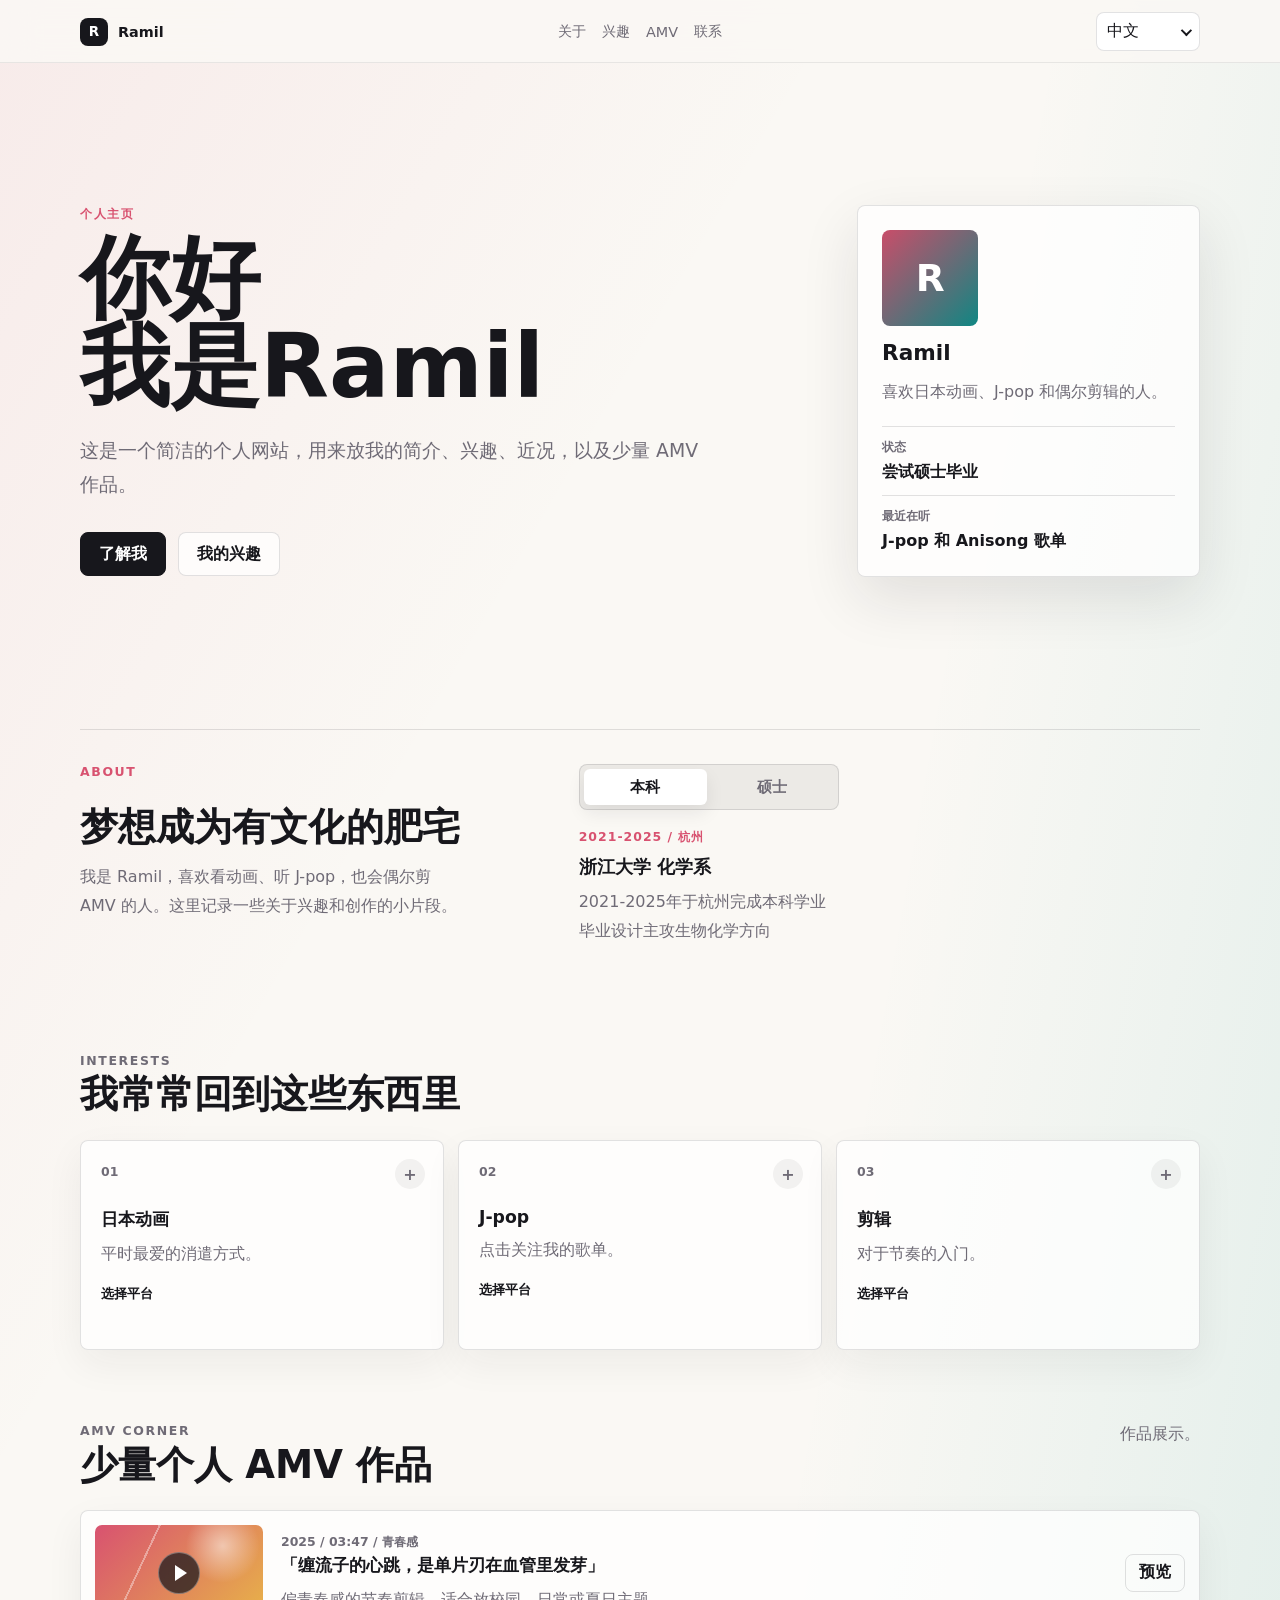
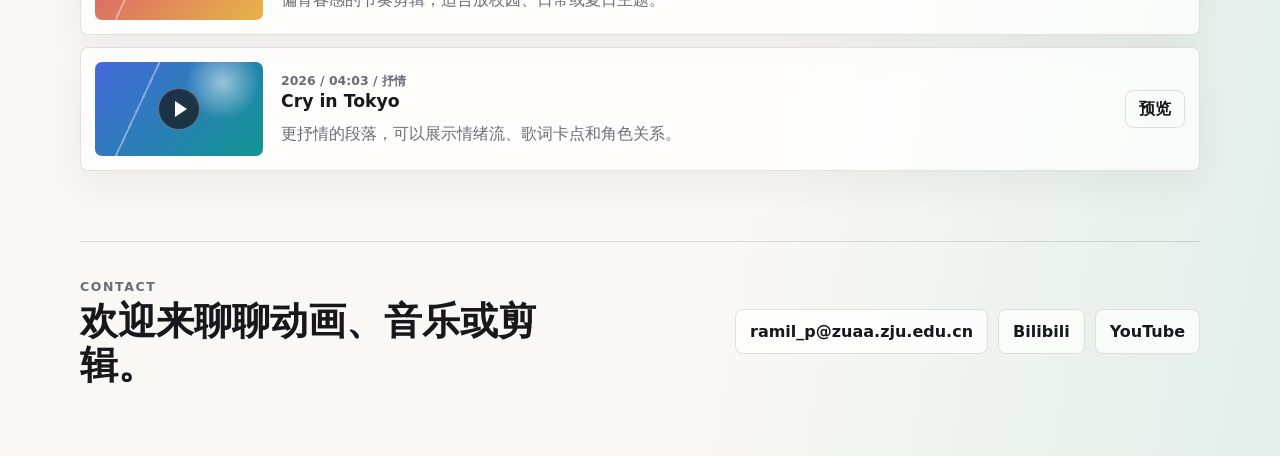
<file: index.html>
<!doctype html>
<html lang="zh-CN">
  <head>
    <meta charset="utf-8" />
    <meta name="viewport" content="width=device-width, initial-scale=1" />
    <meta name="description" content="Ramil 的个人网站。" />
    <title>Ramil - 个人主页</title>
    <link rel="stylesheet" href="./styles.css" />
  </head>
  <body>
    <div class="site-shell">
      <!-- Header: site name, navigation links, and language switcher. -->
      <header class="topbar" aria-label="Site header">
        <a class="brand" href="#top" aria-label="Home">
          <span class="brand-mark" aria-hidden="true" data-i18n="brandMark"></span>
          <span data-i18n="brand"></span>
        </a>

        <!-- Main navigation: these links jump to sections on this page. -->
        <nav class="nav-links" aria-label="Primary navigation">
          <a href="#about" data-i18n="navAbout"></a>
          <a href="#interests" data-i18n="navInterests"></a>
          <a href="#amv" data-i18n="navAmv"></a>
          <a href="#contact" data-i18n="navContact"></a>
        </nav>

        <!-- Language menu: labels and page text live in zh.js and en.js. -->
        <div class="language">
          <button
            class="language-button"
            type="button"
            aria-haspopup="menu"
            aria-expanded="false"
            id="languageButton"
          >
            <span id="currentLanguage"></span>
            <span class="chevron" aria-hidden="true"></span>
          </button>
          <div class="language-menu" role="menu" aria-labelledby="languageButton">
            <button type="button" role="menuitem" data-lang="zh">中文</button>
            <button type="button" role="menuitem" data-lang="en">English</button>
          </div>
        </div>
      </header>

      <main id="top">
        <!-- Hero: first screen introduction and quick profile card. -->
        <section class="hero" aria-labelledby="heroTitle">
          <div class="hero-copy">
            <p class="eyebrow" data-i18n="eyebrow"></p>
            <h1 id="heroTitle" data-i18n="heroTitle"></h1>
            <p class="hero-text" data-i18n="heroText"></p>
            <div class="hero-actions">
              <a class="button primary" href="#about" data-i18n="learnMore"></a>
              <a class="button ghost" href="#interests" data-i18n="viewInterests"></a>
            </div>
          </div>

          <aside class="intro-card" aria-label="Quick profile">
            <div class="avatar" aria-hidden="true" data-i18n="avatar"></div>
            <p class="intro-name" data-i18n="introName"></p>
            <p class="intro-line" data-i18n="introLine"></p>
            <dl class="intro-list">
              <div>
                <dt data-i18n="statusLabel"></dt>
                <dd data-i18n="statusValue"></dd>
              </div>
              <div>
                <dt data-i18n="soundLabel"></dt>
                <dd data-i18n="soundValue"></dd>
              </div>
            </dl>
          </aside>
        </section>

        <!-- About: short personal description. -->
        <section class="about-section" id="about" aria-labelledby="aboutTitle">
          <div class="about-heading">
            <p class="section-kicker" data-i18n="aboutKicker"></p>
            <h2 id="aboutTitle" data-i18n="aboutTitle"></h2>
            <p class="about-intro" data-i18n="aboutIntro"></p>
          </div>
          <div class="education-panel">
            <div class="education-toggle" role="tablist" aria-label="Education stage">
              <button
                class="active"
                type="button"
                role="tab"
                aria-selected="true"
                data-education-stage="undergrad"
              ></button>
              <button
                type="button"
                role="tab"
                aria-selected="false"
                data-education-stage="master"
              ></button>
            </div>
            <div class="education-copy" aria-live="polite">
              <p class="education-meta" id="educationMeta"></p>
              <h3 id="educationTitle"></h3>
              <p id="educationText"></p>
            </div>
          </div>
        </section>

        <!-- Interests: click each card to open platform choices. -->
        <section class="interests-section" id="interests" aria-labelledby="interestsTitle">
          <div class="section-heading">
            <div>
              <p class="section-kicker" data-i18n="interestsKicker"></p>
              <h2 id="interestsTitle" data-i18n="interestsTitle"></h2>
            </div>
          </div>
          <div class="interest-grid">
            <!-- Anime platforms: edit or add links inside platform-menu. -->
            <details class="interest-card">
              <summary>
                <span class="interest-icon">01</span>
                <span class="interest-arrow" aria-hidden="true">+</span>
                <h3 data-i18n="animeTitle"></h3>
                <p data-i18n="animeText"></p>
                <span class="menu-hint" data-i18n="choosePlatform"></span>
              </summary>
              <div class="platform-menu">
                <a href="https://bangumi.tv/user/947397" target="_blank" rel="noreferrer">Bangumi</a>
                <!-- <a href="https://myanimelist.net/profile/yourname" target="_blank" rel="noreferrer">MyAnimeList</a>
                <a href="https://anilist.co/user/yourname" target="_blank" rel="noreferrer">AniList</a> -->
              </div>
            </details>

            <!-- Music platforms: edit or add links inside platform-menu. -->
            <details class="interest-card">
              <summary>
                <span class="interest-icon">02</span>
                <span class="interest-arrow" aria-hidden="true">+</span>
                <h3 data-i18n="musicTitle"></h3>
                <p data-i18n="musicText"></p>
                <span class="menu-hint" data-i18n="choosePlatform"></span>
              </summary>
              <div class="platform-menu">
                <a href="https://music.163.com/#/user/home?id=00000000" target="_blank" rel="noreferrer">NetEase Cloud Music</a>
                <!-- <a href="https://open.spotify.com/user/yourname" target="_blank" rel="noreferrer">Spotify</a>
                <a href="https://music.apple.com/profile/yourname" target="_blank" rel="noreferrer">Apple Music</a> -->
              </div>
            </details>

            <!-- Editing/video platforms: edit or add links inside platform-menu. -->
            <details class="interest-card">
              <summary>
                <span class="interest-icon">03</span>
                <span class="interest-arrow" aria-hidden="true">+</span>
                <h3 data-i18n="editTitle"></h3>
                <p data-i18n="editText"></p>
                <span class="menu-hint" data-i18n="choosePlatform"></span>
              </summary>
              <div class="platform-menu">
                <a href="https://space.bilibili.com/7460287?spm_id_from=333.1007.0.0" target="_blank" rel="noreferrer">Bilibili</a>
                <!-- <a href="https://www.youtube.com/@yourname" target="_blank" rel="noreferrer">YouTube</a>
                <a href="https://vimeo.com/yourname" target="_blank" rel="noreferrer">Vimeo</a> -->
              </div>
            </details>
          </div>
        </section>

        <!-- AMV showcase: cards are generated from the current language JS file. -->
        <section class="amv-section" id="amv" aria-labelledby="amvTitle">
          <div class="section-heading compact">
            <div>
              <p class="section-kicker" data-i18n="amvKicker"></p>
              <h2 id="amvTitle" data-i18n="amvTitle"></h2>
            </div>
            <p data-i18n="amvIntro"></p>
          </div>

          <div class="amv-list" id="amvList"></div>
        </section>

        <!-- Contact: simple outgoing links. -->
        <section class="contact" id="contact" aria-labelledby="contactTitle">
          <div>
            <p class="section-kicker" data-i18n="contactKicker"></p>
            <h2 id="contactTitle" data-i18n="contactTitle"></h2>
          </div>
          <div class="contact-links">
            <a href="mailto:yourname@example.com">ramil_p@zuaa.zju.edu.cn</a>
            <a href="https://space.bilibili.com/7460287?spm_id_from=333.1007.0.0" target="_blank" rel="noreferrer">Bilibili</a>
            <a href="https://www.youtube.com/" target="_blank" rel="noreferrer">YouTube</a>
          </div>
        </section>
      </main>
    </div>

    <!-- AMV preview dialog: app.js fills this when a preview button is clicked. -->
    <dialog class="work-dialog" id="workDialog">
      <button class="dialog-close" type="button" aria-label="Close preview">x</button>
      <div class="dialog-media" id="dialogMedia"></div>
      <div class="dialog-copy">
        <p class="section-kicker" id="dialogMeta"></p>
        <h3 id="dialogTitle"></h3>
        <p id="dialogDescription"></p>
      </div>
    </dialog>

    <script src="./zh.js"></script>
    <script src="./en.js"></script>
    <script src="./app.js"></script>
  </body>
</html>
</file>
<file: styles.css>
:root {
  /* Theme tokens: edit these to change the overall colors and shadow. */
  color-scheme: light;
  --ink: #17171c;
  --muted: #6f6b76;
  --paper: #faf8f4;
  --panel: #ffffff;
  --line: rgba(23, 23, 28, 0.12);
  --rose: #d85270;
  --teal: #0f9691;
  --sun: #e8b448;
  --blue: #4568dc;
  --shadow: 0 22px 58px rgba(28, 27, 35, 0.11);
  font-family:
    Inter, ui-sans-serif, system-ui, -apple-system, BlinkMacSystemFont, "Segoe UI",
    "Noto Sans SC", "Microsoft YaHei", sans-serif;
}

* {
  box-sizing: border-box;
}

/* Page base styles and anchor scrolling offset for the sticky header. */
html {
  scroll-behavior: smooth;
  scroll-padding-top: 96px;
  overflow-x: hidden;
}

body {
  margin: 0;
  min-height: 100vh;
  color: var(--ink);
  overflow-x: hidden;
  background:
    linear-gradient(120deg, rgba(216, 82, 112, 0.08), transparent 35%),
    linear-gradient(280deg, rgba(15, 150, 145, 0.1), transparent 36%),
    var(--paper);
}

[data-i18n],
.hero-text,
.intro-line,
.about-section p,
.section-heading p,
.interest-card p,
.amv-card p,
.contact h2,
.dialog-copy p {
  white-space: pre-line;
}

a {
  color: inherit;
  text-decoration: none;
}

button {
  font: inherit;
}

.site-shell {
  width: min(1120px, calc(100% - 40px));
  margin: 0 auto;
}

/* Header and full-width frosted background. */
.topbar {
  position: sticky;
  top: 0;
  z-index: 10;
  display: grid;
  grid-template-columns: 1fr auto 1fr;
  align-items: center;
  gap: 16px;
  padding: 12px 0;
}

.topbar::before {
  content: "";
  position: absolute;
  top: 0;
  bottom: 0;
  left: 50%;
  z-index: -1;
  width: 100vw;
  transform: translateX(-50%);
  background: rgba(250, 248, 244, 0.9);
  border-bottom: 1px solid rgba(23, 23, 28, 0.08);
  backdrop-filter: blur(18px);
}

.brand,
.nav-links,
.language-button,
.language-menu button,
.language-menu a,
.button {
  display: inline-flex;
  align-items: center;
}

.brand {
  gap: 10px;
  font-size: 0.9rem;
  font-weight: 800;
}

.brand-mark {
  display: grid;
  width: 28px;
  aspect-ratio: 1;
  place-items: center;
  color: white;
  background: var(--ink);
  border-radius: 8px;
  font-size: 0.84rem;
}

.nav-links {
  gap: 16px;
  color: var(--muted);
  font-size: 0.9rem;
}

.nav-links a:hover {
  color: var(--ink);
}

/* Expandable language switcher in the top right. */
.language {
  position: relative;
  justify-self: end;
}

.language-button {
  gap: 8px;
  min-width: 104px;
  justify-content: space-between;
  padding: 8px 10px;
  color: var(--ink);
  background: var(--panel);
  border: 1px solid var(--line);
  border-radius: 8px;
  cursor: pointer;
}

.chevron {
  width: 8px;
  height: 8px;
  border-right: 2px solid currentColor;
  border-bottom: 2px solid currentColor;
  transform: rotate(45deg) translateY(-2px);
  transition: transform 160ms ease;
}

.language.open .chevron {
  transform: rotate(225deg) translateY(-2px);
}

.language-menu {
  position: absolute;
  top: calc(100% + 8px);
  right: 0;
  display: grid;
  min-width: 150px;
  padding: 6px;
  background: var(--panel);
  border: 1px solid var(--line);
  border-radius: 8px;
  box-shadow: var(--shadow);
  opacity: 0;
  pointer-events: none;
  transform: translateY(-6px);
  transition: opacity 160ms ease, transform 160ms ease;
}

.language.open .language-menu {
  opacity: 1;
  pointer-events: auto;
  transform: translateY(0);
}

.language-menu button,
.language-menu a {
  width: 100%;
  justify-content: space-between;
  padding: 10px 12px;
  background: transparent;
  border: 0;
  border-radius: 6px;
  cursor: pointer;
}

.language-menu button:hover,
.language-menu a:hover,
.language-menu button[aria-current="true"],
.language-menu a[aria-current="true"] {
  background: rgba(15, 150, 145, 0.1);
}

/* Hero section: large intro text plus the profile card. */
.hero {
  display: grid;
  grid-template-columns: minmax(0, 1.24fr) minmax(280px, 0.58fr);
  align-items: center;
  gap: 44px;
  min-height: 74vh;
  padding: 54px 0 64px;
}

.eyebrow,
.section-kicker {
  margin: 0 0 12px;
  color: var(--rose);
  font-size: 0.78rem;
  font-weight: 800;
  letter-spacing: 0.13em;
  text-transform: uppercase;
}

h1,
h2,
h3,
p {
  overflow-wrap: anywhere;
}

h1 {
  max-width: 760px;
  margin: 0;
  font-size: clamp(3rem, 7vw, 6.4rem);
  line-height: 0.98;
  letter-spacing: 0;
}

.hero-text {
  max-width: 620px;
  margin: 24px 0 0;
  color: var(--muted);
  font-size: clamp(1rem, 2vw, 1.18rem);
  line-height: 1.8;
}

.hero-actions {
  display: flex;
  flex-wrap: wrap;
  gap: 12px;
  margin-top: 30px;
}

.button {
  justify-content: center;
  min-height: 44px;
  padding: 0 18px;
  border: 1px solid var(--line);
  border-radius: 8px;
  font-weight: 800;
}

.button.primary {
  color: white;
  background: var(--ink);
  border-color: var(--ink);
}

.button.ghost {
  background: rgba(255, 255, 255, 0.72);
}

/* Small profile card on the hero. */
.intro-card {
  display: grid;
  gap: 14px;
  padding: 24px;
  background: rgba(255, 255, 255, 0.72);
  border: 1px solid var(--line);
  border-radius: 8px;
  box-shadow: var(--shadow);
}

.avatar {
  display: grid;
  width: 96px;
  aspect-ratio: 1;
  place-items: center;
  color: white;
  background:
    linear-gradient(135deg, rgba(216, 82, 112, 0.92), rgba(15, 150, 145, 0.88)),
    var(--ink);
  border-radius: 8px;
  font-size: 2.35rem;
  font-weight: 900;
}

.intro-name {
  margin: 0;
  font-size: 1.35rem;
  font-weight: 900;
}

.intro-line {
  margin: 0;
  color: var(--muted);
  line-height: 1.6;
}

.intro-list {
  display: grid;
  gap: 12px;
  margin: 8px 0 0;
}

.intro-list div {
  padding-top: 12px;
  border-top: 1px solid var(--line);
}

.intro-list dt,
.work-meta,
.interest-icon {
  color: var(--muted);
  font-size: 0.78rem;
  font-weight: 800;
  text-transform: uppercase;
}

.intro-list dd {
  margin: 6px 0 0;
  font-weight: 800;
}

/* About and contact share the same two-column layout. */
.about-section,
.contact {
  scroll-margin-top: 96px;
  display: grid;
  grid-template-columns: 0.86fr 1.14fr;
  gap: 30px;
  align-items: start;
  padding: 34px 0;
  border-top: 1px solid var(--line);
}

.about-section h2,
.contact h2,
.interests-section h2,
.amv-section h2 {
  margin: 0;
  font-size: clamp(1.55rem, 3vw, 2.42rem);
  line-height: 1.14;
}

.about-heading {
  display: grid;
  gap: 14px;
}

.about-section p:not(.section-kicker),
.section-heading p,
.contact p {
  margin: 0;
  color: var(--muted);
  line-height: 1.8;
}

.about-intro {
  max-width: 380px;
}

.education-panel {
  display: grid;
  gap: 16px;
}

.education-toggle {
  display: inline-grid;
  grid-template-columns: repeat(2, minmax(92px, 1fr));
  gap: 4px;
  width: min(100%, 260px);
  padding: 4px;
  background: rgba(23, 23, 28, 0.06);
  border: 1px solid var(--line);
  border-radius: 8px;
}

.education-toggle button {
  min-height: 36px;
  color: var(--muted);
  background: transparent;
  border: 0;
  border-radius: 6px;
  cursor: pointer;
  font-size: 0.92rem;
  font-weight: 800;
}

.education-toggle button.active {
  color: var(--ink);
  background: var(--panel);
  box-shadow: 0 8px 18px rgba(28, 27, 35, 0.08);
}

.education-copy {
  display: grid;
  gap: 8px;
}

.education-copy h3 {
  margin: 0;
  font-size: 1.1rem;
  line-height: 1.35;
}

.education-meta {
  color: var(--rose) !important;
  font-size: 0.78rem;
  font-weight: 900;
  letter-spacing: 0.08em;
  text-transform: uppercase;
}

.interests-section,
.amv-section {
  scroll-margin-top: 96px;
  padding: 70px 0 0;
}

.section-heading {
  display: flex;
  justify-content: space-between;
  gap: 24px;
  align-items: end;
  margin-bottom: 24px;
}

.section-heading.compact {
  align-items: start;
}

.section-heading.compact > p {
  max-width: 390px;
}

/* Interest cards: each card expands to show platform links. */
.interest-grid {
  display: grid;
  grid-template-columns: repeat(3, 1fr);
  gap: 14px;
}

.interest-card,
.amv-card {
  background: rgba(255, 255, 255, 0.72);
  border: 1px solid var(--line);
  border-radius: 8px;
  box-shadow: 0 14px 38px rgba(28, 27, 35, 0.06);
}

.interest-card {
  position: relative;
  min-height: 210px;
  transition:
    border-color 160ms ease,
    box-shadow 160ms ease,
    transform 160ms ease;
}

.interest-card:hover {
  border-color: rgba(23, 23, 28, 0.28);
  box-shadow: 0 18px 44px rgba(28, 27, 35, 0.1);
  transform: translateY(-2px);
  outline: none;
}

.interest-card:focus-within {
  border-color: rgba(23, 23, 28, 0.22);
}

.interest-card summary:focus-visible {
  outline: 2px solid rgba(15, 150, 145, 0.38);
  outline-offset: -6px;
}

.interest-card summary {
  display: block;
  min-height: 208px;
  padding: 20px;
  cursor: pointer;
  list-style: none;
}

.interest-card summary::-webkit-details-marker {
  display: none;
}

/* Platform submenu inside each interest card. */
.interest-icon {
  display: inline-flex;
  margin-bottom: 28px;
}

.interest-arrow {
  position: absolute;
  top: 18px;
  right: 18px;
  display: grid;
  width: 30px;
  aspect-ratio: 1;
  place-items: center;
  color: var(--muted);
  background: rgba(23, 23, 28, 0.05);
  border-radius: 50%;
  font-weight: 800;
  transition:
    background 160ms ease,
    color 160ms ease,
    transform 160ms ease;
}

.interest-card[open] .interest-arrow {
  color: white;
  background: var(--ink);
  transform: rotate(45deg);
}

.menu-hint {
  display: inline-flex;
  margin-top: 18px;
  color: var(--ink);
  font-size: 0.84rem;
  font-weight: 800;
}

.platform-menu {
  display: grid;
  gap: 8px;
  max-height: 152px;
  overflow-y: auto;
  padding: 0 20px 20px;
  scrollbar-width: thin;
  scrollbar-color: rgba(23, 23, 28, 0.28) transparent;
}

.platform-menu::-webkit-scrollbar {
  width: 8px;
}

.platform-menu::-webkit-scrollbar-thumb {
  background: rgba(23, 23, 28, 0.24);
  border-radius: 999px;
}

.platform-menu::-webkit-scrollbar-track {
  background: transparent;
}

.platform-menu a {
  display: flex;
  align-items: center;
  justify-content: space-between;
  min-height: 40px;
  padding: 0 12px;
  color: var(--ink);
  background: rgba(23, 23, 28, 0.05);
  border: 1px solid transparent;
  border-radius: 8px;
  font-size: 0.92rem;
  font-weight: 800;
}

.platform-menu a::after {
  content: "\2197";
  color: var(--muted);
}

.platform-menu a:hover,
.platform-menu a:focus-visible {
  background: rgba(15, 150, 145, 0.1);
  border-color: rgba(15, 150, 145, 0.22);
  outline: none;
}

/* AMV list cards and generated thumbnail placeholders. */
.interest-grid h3,
.amv-card h3 {
  margin: 0 0 10px;
  font-size: 1.08rem;
}

.interest-grid p,
.amv-card p {
  margin: 0;
  color: var(--muted);
  line-height: 1.65;
}

.amv-list {
  display: grid;
  gap: 12px;
}

.amv-card {
  display: grid;
  grid-template-columns: 168px 1fr auto;
  gap: 18px;
  align-items: center;
  padding: 14px;
}

.amv-thumb {
  position: relative;
  display: grid;
  place-items: center;
  aspect-ratio: 16 / 9;
  overflow: hidden;
  background: var(--thumb-bg);
  border-radius: 7px;
}

.amv-thumb::before {
  content: "";
  position: absolute;
  inset: 0;
  background:
    linear-gradient(115deg, transparent 0 30%, rgba(255, 255, 255, 0.38) 30% 31%, transparent 31%),
    radial-gradient(circle at 76% 22%, rgba(255, 255, 255, 0.52), transparent 25%);
}

.play-mark {
  position: relative;
  width: 42px;
  aspect-ratio: 1;
  display: grid;
  place-items: center;
  color: white;
  background: rgba(23, 23, 28, 0.72);
  border: 1px solid rgba(255, 255, 255, 0.32);
  border-radius: 50%;
}

.play-mark::before {
  content: "";
  width: 0;
  height: 0;
  margin-left: 3px;
  border-top: 8px solid transparent;
  border-bottom: 8px solid transparent;
  border-left: 12px solid currentColor;
}

.amv-card button {
  min-height: 38px;
  padding: 0 13px;
  color: var(--ink);
  background: transparent;
  border: 1px solid var(--line);
  border-radius: 8px;
  cursor: pointer;
  font-weight: 800;
}

/* Contact links near the bottom of the page. */
.contact {
  align-items: center;
  margin-top: 70px;
  padding-bottom: 70px;
}

.contact-links {
  display: flex;
  flex-wrap: wrap;
  gap: 10px;
  justify-content: flex-end;
}

.contact-links a {
  padding: 12px 14px;
  background: rgba(255, 255, 255, 0.72);
  border: 1px solid var(--line);
  border-radius: 8px;
  font-weight: 800;
}

/* Modal dialog used by AMV preview buttons. */
.work-dialog {
  width: min(780px, calc(100% - 34px));
  padding: 0;
  overflow: hidden;
  background: var(--panel);
  border: 1px solid var(--line);
  border-radius: 8px;
  box-shadow: var(--shadow);
}

.work-dialog::backdrop {
  background: rgba(23, 23, 28, 0.46);
  backdrop-filter: blur(6px);
}

.dialog-close {
  position: absolute;
  top: 12px;
  right: 12px;
  z-index: 2;
  width: 36px;
  height: 36px;
  color: white;
  background: rgba(23, 23, 28, 0.68);
  border: 1px solid rgba(255, 255, 255, 0.22);
  border-radius: 50%;
  cursor: pointer;
}

.dialog-media {
  aspect-ratio: 16 / 9;
  background: linear-gradient(135deg, var(--rose), var(--teal));
}

.dialog-media iframe,
.dialog-media video {
  display: block;
  width: 100%;
  height: 100%;
  border: 0;
}

.dialog-copy {
  padding: 22px;
}

.dialog-copy h3 {
  margin: 0 0 10px;
  font-size: 1.45rem;
}

.dialog-copy p:last-child {
  margin: 0;
  color: var(--muted);
  line-height: 1.7;
}

/* Tablet layout. */
@media (max-width: 880px) {
  .site-shell {
    width: min(100% - 28px, 680px);
  }

  .topbar {
    grid-template-columns: 1fr auto;
  }

  .nav-links {
    order: 3;
    grid-column: 1 / -1;
    justify-content: space-between;
    width: 100%;
  }

  .hero,
  .about-section,
  .contact {
    grid-template-columns: 1fr;
  }

  .hero {
    min-height: auto;
    gap: 26px;
    padding-top: 34px;
  }

  .section-heading {
    align-items: start;
    flex-direction: column;
  }

  .interest-grid {
    grid-template-columns: 1fr;
  }

  .amv-card {
    grid-template-columns: 132px 1fr;
  }

  .amv-card button {
    grid-column: 2;
    justify-self: start;
  }

  .contact-links {
    justify-content: flex-start;
  }
}

/* Phone layout. */
@media (max-width: 560px) {
  .site-shell {
    width: min(100% - 22px, 430px);
  }

  .brand {
    font-size: 0.86rem;
  }

  .language-button {
    min-width: 100px;
  }

  .nav-links {
    gap: 10px;
    font-size: 0.86rem;
  }

  h1 {
    font-size: 2.78rem;
  }

  .hero-actions,
  .contact-links {
    width: 100%;
  }

  .button,
  .contact-links a {
    flex: 1;
  }

  .amv-card {
    grid-template-columns: 1fr;
  }

  .amv-card button {
    grid-column: auto;
  }
}

/* Accessibility: reduce animation for users who request less motion. */
@media (prefers-reduced-motion: reduce) {
  *,
  *::before,
  *::after {
    scroll-behavior: auto !important;
    transition-duration: 0.001ms !important;
  }
}
</file>
